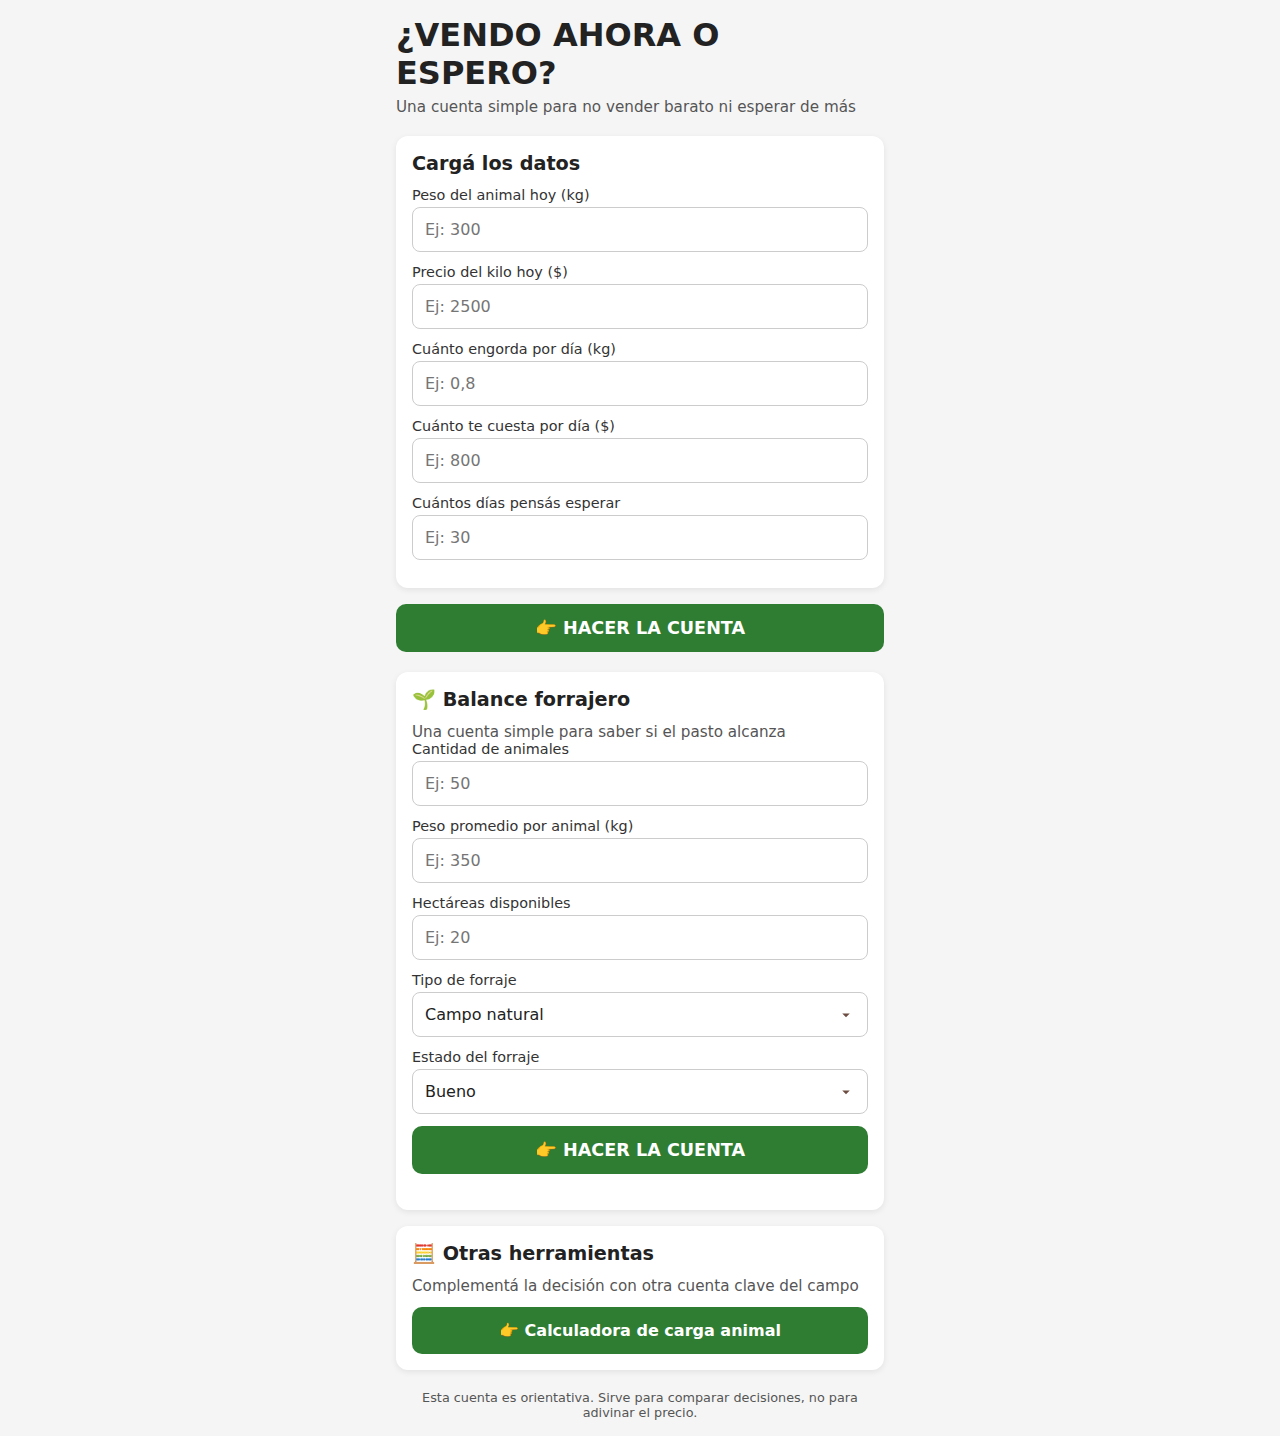
<file: index.html>
<!DOCTYPE html>
<html lang="es">

<head>
    <meta charset="UTF-8" />
    <meta name="viewport" content="width=device-width, initial-scale=1.0" />
    <title>¿Vendo ahora o espero?</title>
    <link rel="stylesheet" href="styles.css" />
</head>

<body>

    <main class="container">

        <!-- HEADER -->
        <header class="header">
            <h1>¿VENDO AHORA O ESPERO?</h1>
            <p class="subtitle">
                Una cuenta simple para no vender barato ni esperar de más
            </p>
        </header>

        <!-- TARJETA DATOS -->
        <section class="card">
            <h2>Cargá los datos</h2>

            <div class="field">
                <label>Peso del animal hoy (kg)</label>
                <input type="number" placeholder="Ej: 300">
            </div>

            <div class="field">
                <label>Precio del kilo hoy ($)</label>
                <input type="number" placeholder="Ej: 2500">
            </div>

            <div class="field">
                <label>Cuánto engorda por día (kg)</label>
                <input type="number" step="0.01" placeholder="Ej: 0,8">
            </div>

            <div class="field">
                <label>Cuánto te cuesta por día ($)</label>
                <input type="number" placeholder="Ej: 800">
            </div>

            <div class="field">
                <label>Cuántos días pensás esperar</label>
                <input type="number" placeholder="Ej: 30">
            </div>
        </section>

        <!-- BOTÓN -->
        <button class="btn-primary">
            👉 HACER LA CUENTA
        </button>

        <!-- RESULTADOS (placeholder visual) -->
        <section class="card hidden">
            <h2>Resultado</h2>

            <p class="result-main">
                Si vendés hoy:<br>
                <span>$XXX.XXX</span>
            </p>
        </section>

        <!-- ESCENARIOS (placeholder visual) -->
        <section class="card hidden">
            <h2>¿Qué pasa si esperás?</h2>

            <div class="scenario bad">
                <h3>Precio baja un poco (–5%)</h3>
                <p>Plata si esperás: $XXX</p>
                <strong>Mejor vender ahora</strong>
            </div>

            <div class="scenario neutral">
                <h3>Precio igual</h3>
                <p>Plata si esperás: $XXX</p>
                <strong>Conviene esperar</strong>
            </div>

            <div class="scenario good">
                <h3>Precio sube un poco (+5%)</h3>
                <p>Plata si esperás: $XXX</p>
                <strong>Conviene esperar</strong>
            </div>
        </section>

        <!-- BALANCE FORRAJERO -->
        <section class="card">
            <h2>🌱 Balance forrajero</h2>
            <p class="subtitle">
                Una cuenta simple para saber si el pasto alcanza
            </p>

            <div class="field">
                <label>Cantidad de animales</label>
                <input type="number" id="bf_animales" placeholder="Ej: 50">
            </div>

            <div class="field">
                <label>Peso promedio por animal (kg)</label>
                <input type="number" id="bf_peso" placeholder="Ej: 350">
            </div>

            <div class="field">
                <label>Hectáreas disponibles</label>
                <input type="number" id="bf_hectareas" placeholder="Ej: 20">
            </div>

            <div class="field">
                <label>Tipo de forraje</label>
                <select id="bf_forraje">
                    <option value="campo_natural">Campo natural</option>
                    <option value="pastura_implantada">Pastura implantada</option>
                    <option value="verdeo">Verdeo</option>
                </select>
            </div>

            <div class="field">
                <label>Estado del forraje</label>
                <select id="bf_estado">
                    <option value="bueno">Bueno</option>
                    <option value="regular">Regular</option>
                    <option value="malo">Malo</option>
                </select>
            </div>

            <button class="btn-primary" id="bf_button">
                👉 HACER LA CUENTA
            </button>

            <div id="bf_resultado" class="hidden"></div>
            <p id="bf_info" class="bf-info hidden">
                Este cálculo utiliza valores promedio de consumo animal y producción de pasto
                usados en planificación forrajera en Argentina. Es una herramienta orientativa
                para comparar decisiones, no un análisis técnico detallado.
            </p>

        </section>

        <section class="card">
            <h2>🧮 Otras herramientas</h2>

            <p class="subtitle">
                Complementá la decisión con otra cuenta clave del campo
            </p>

            <a href="carga.html" class="tool-link">
                👉 Calculadora de carga animal
            </a>
        </section>




        <!-- FOOTER -->
        <footer class="footer">
            <p>
                Esta cuenta es orientativa. Sirve para comparar decisiones, no para adivinar el precio.
            </p>
        </footer>

    </main>
    <script src="script.js"></script>
</body>

</html>
</file>
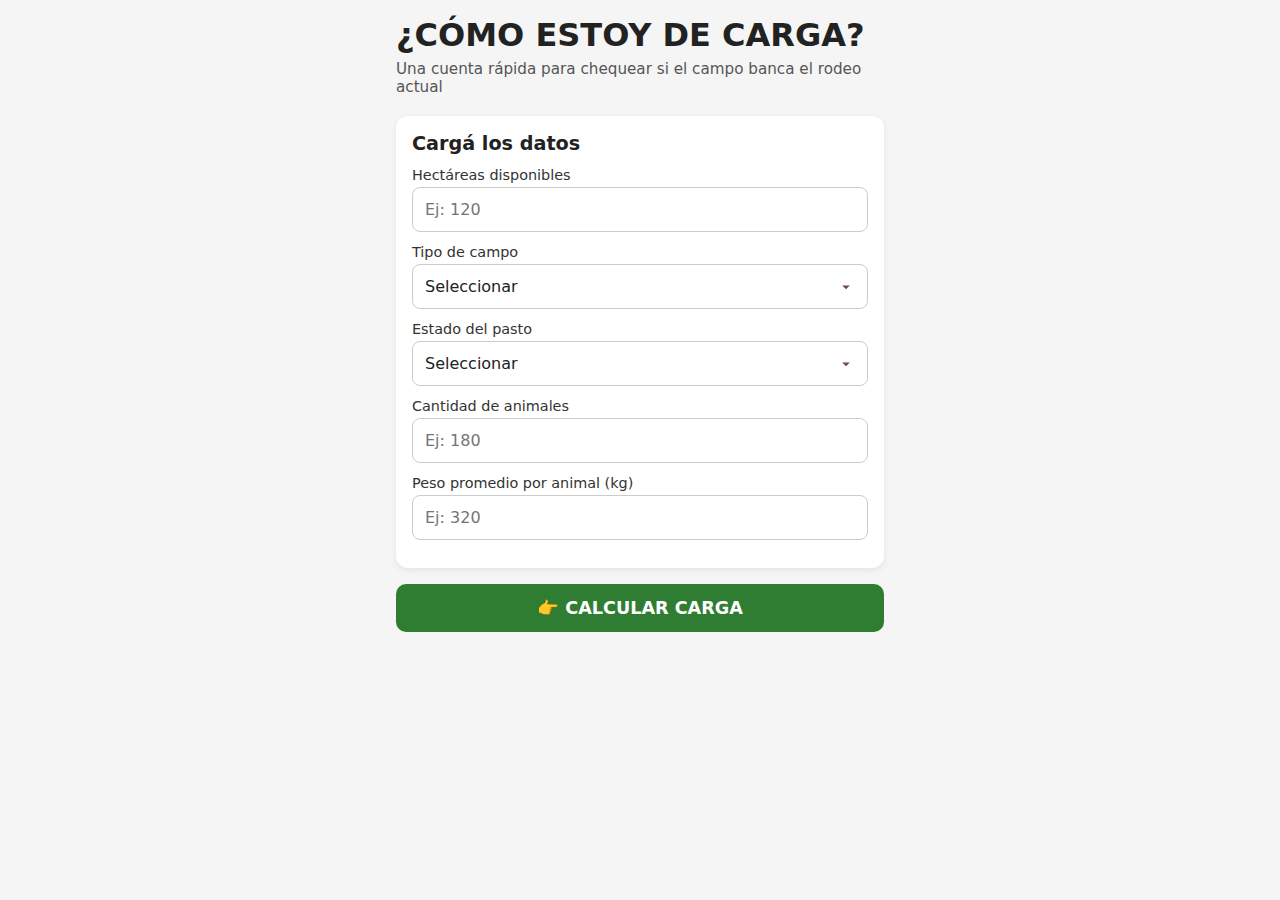
<file: carga.html>
<!DOCTYPE html>
<html lang="es">

<head>
    <meta charset="UTF-8" />
    <meta name="viewport" content="width=device-width, initial-scale=1.0" />
    <title>Carga animal</title>
    <link rel="stylesheet" href="styles.css" />
</head>

<body>

    <main class="container">

        <!-- HEADER -->
        <header class="header">
            <h1>¿CÓMO ESTOY DE CARGA?</h1>
            <p class="subtitle">
                Una cuenta rápida para chequear si el campo banca el rodeo actual
            </p>
        </header>

        <!-- INPUTS -->
        <section class="card">
            <h2>Cargá los datos</h2>

            <div class="field">
                <label>Hectáreas disponibles</label>
                <input type="number" id="hectareas" placeholder="Ej: 120">
            </div>

            <div class="field">
                <label>Tipo de campo</label>
                <select id="tipoCampo">
                    <option value="">Seleccionar</option>
                    <option value="natural">Campo natural</option>
                    <option value="pastura">Pastura implantada</option>
                    <option value="verdeo">Verdeo</option>
                </select>
            </div>

            <div class="field">
                <label>Estado del pasto</label>
                <select id="estadoPasto">
                    <option value="">Seleccionar</option>
                    <option value="bueno">Bueno</option>
                    <option value="regular">Regular</option>
                    <option value="malo">Malo</option>
                </select>
            </div>

            <div class="field">
                <label>Cantidad de animales</label>
                <input type="number" id="animales" placeholder="Ej: 180">
            </div>

            <div class="field">
                <label>Peso promedio por animal (kg)</label>
                <input type="number" id="peso" placeholder="Ej: 320">
            </div>
        </section>

        <!-- BOTÓN -->
        <button class="btn-primary">
            👉 CALCULAR CARGA
        </button>

        <!-- RESULTADOS -->
        <section class="card hidden" id="resultado">
            <h2>Resultado</h2>

            <p class="result-main">
                Tu carga actual:<br>
                <span id="cargaActual">X,XX EV/ha</span>
            </p>

            <p id="cargaReferencia"></p>

            <div id="decision" class="scenario"></div>

            <p class="footer">
                1 EV ≈ animal de 400 kg. Valores orientativos según tipo y estado del pasto.
            </p>
        </section>

    </main>

    <script src="carga.js"></script>
</body>

</html>
</file>
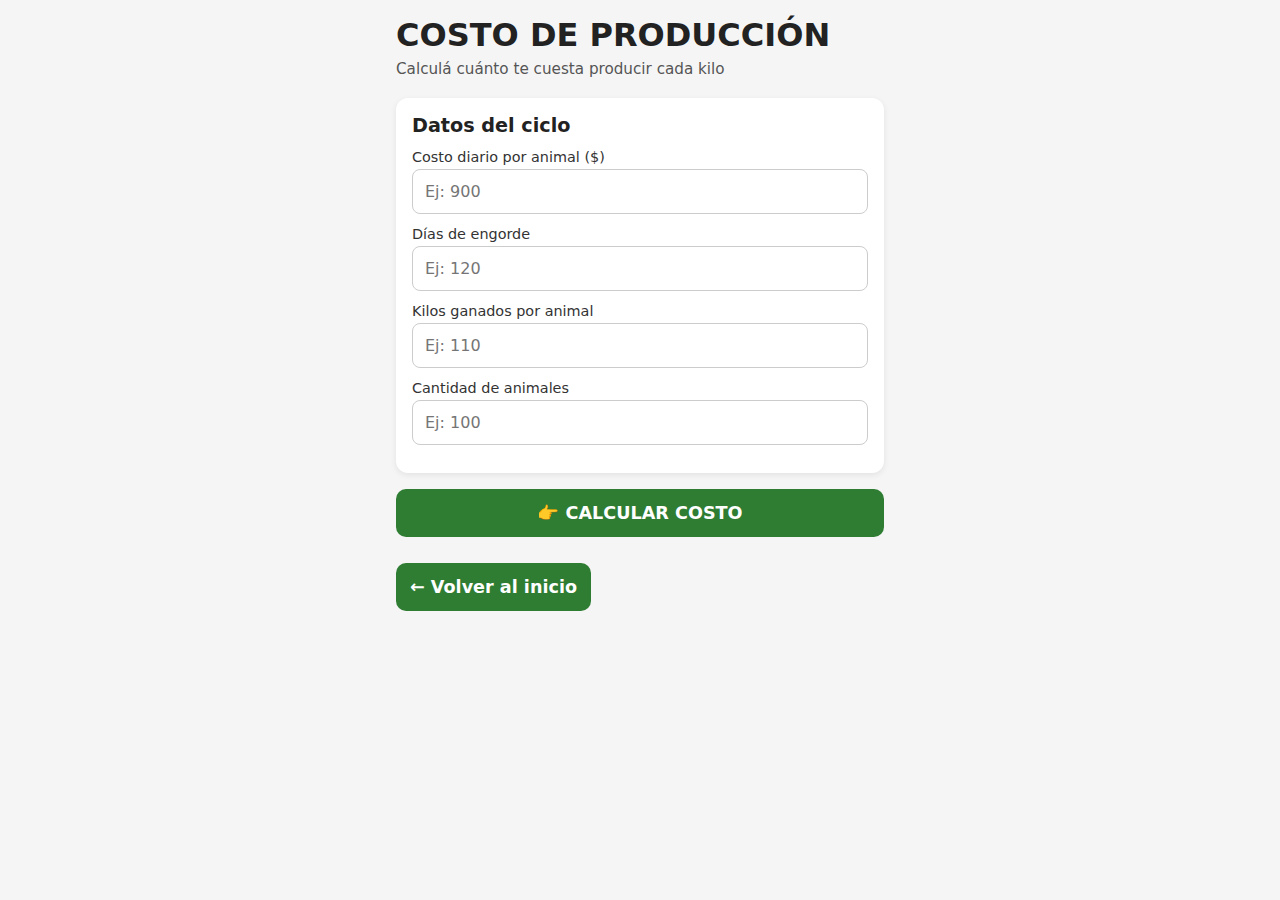
<file: costo.html>
<!DOCTYPE html>
<html lang="es">

<head>
    <meta charset="UTF-8">
    <meta name="viewport" content="width=device-width, initial-scale=1.0">
    <title>Costo de Producción</title>
    <link rel="stylesheet" href="styles.css">
</head>

<body>

    <main class="container">

        <header class="header">
            <h1>COSTO DE PRODUCCIÓN</h1>
            <p class="subtitle">
                Calculá cuánto te cuesta producir cada kilo
            </p>
        </header>

        <section class="card">
            <h2>Datos del ciclo</h2>

            <div class="field">
                <label>Costo diario por animal ($)</label>
                <input type="number" id="costoDiario" placeholder="Ej: 900">
            </div>

            <div class="field">
                <label>Días de engorde</label>
                <input type="number" id="dias" placeholder="Ej: 120">
            </div>

            <div class="field">
                <label>Kilos ganados por animal</label>
                <input type="number" id="kgGanados" placeholder="Ej: 110">
            </div>

            <div class="field">
                <label>Cantidad de animales</label>
                <input type="number" id="cantidad" placeholder="Ej: 100">
            </div>

        </section>

        <button class="btn-primary">
            👉 CALCULAR COSTO
        </button>

        <section class="card hidden" id="resultado">

            <h2>Resultado</h2>

            <p class="result-main">
                Costo por kilo producido:<br>
                <span id="costoKg"></span>
            </p>

            <p id="detalle"></p>

            <div id="decision" class="scenario"></div>

        </section>

    </main>

    <script src="costo.js"></script>
    <script src="ui.js"></script>
</body>

</html>
</file>
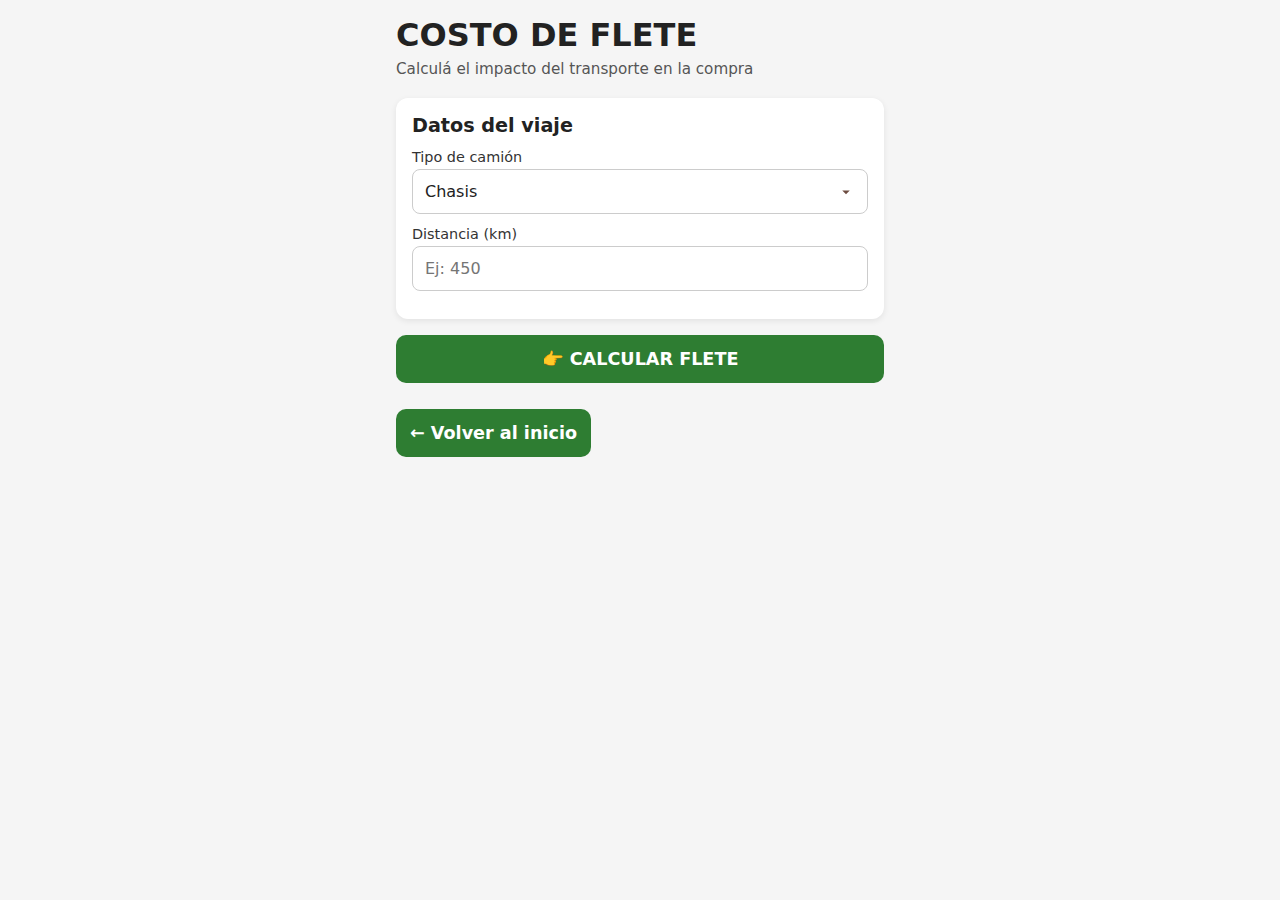
<file: logistica.html>
<!DOCTYPE html>
<html lang="es">

<head>
    <meta charset="UTF-8">
    <meta name="viewport" content="width=device-width, initial-scale=1.0">
    <title>Costo de Flete</title>
    <link rel="stylesheet" href="styles.css">
</head>

<body>

    <main class="container">

        <header class="header">
            <h1>COSTO DE FLETE</h1>
            <p class="subtitle">
                Calculá el impacto del transporte en la compra
            </p>
        </header>

        <section class="card">

            <h2>Datos del viaje</h2>

            <div class="field">
                <label>Tipo de camión</label>
                <select id="camion">
                    <option value="chasis">Chasis</option>
                    <option value="simple">Jaula Simple</option>
                    <option value="doble">Jaula Doble</option>
                </select>
            </div>

            <div class="field">
                <label>Distancia (km)</label>
                <input type="number" id="km" placeholder="Ej: 450">
            </div>

        </section>

        <button class="btn-primary">
            👉 CALCULAR FLETE
        </button>

        <section class="card hidden" id="resultado">

            <h2>Resultado</h2>

            <p class="result-main">
                Costo por animal:<br>
                <span id="costoAnimal"></span>
            </p>

            <p id="detalle"></p>

        </section>

    </main>

    <script src="logistica.js"></script>
    <script src="ui.js"></script>
</body>

</html>
</file>
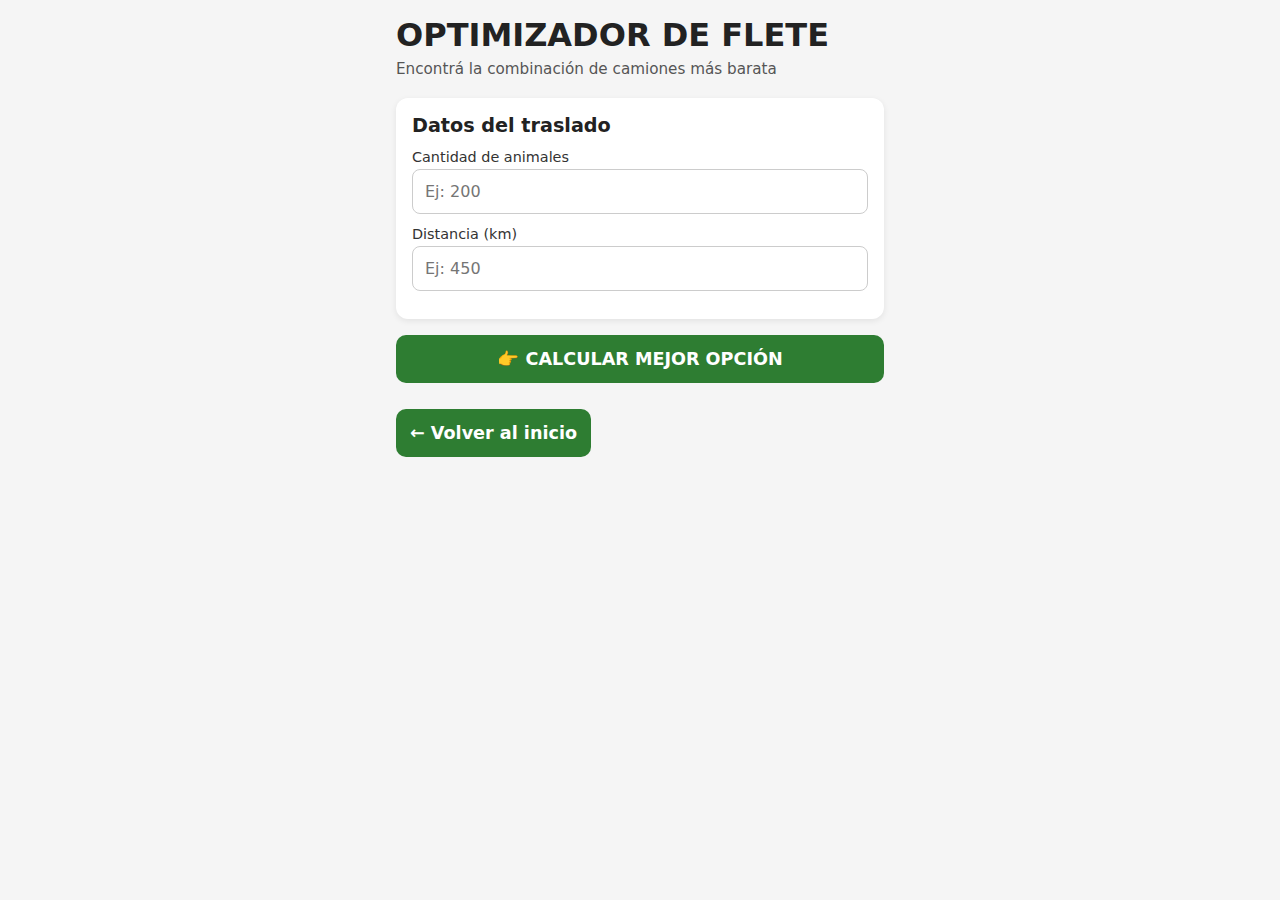
<file: opti-flete.html>
<!DOCTYPE html>
<html lang="es">

<head>
    <meta charset="UTF-8">
    <meta name="viewport" content="width=device-width, initial-scale=1.0">
    <title>Optimizador de Flete</title>
    <link rel="stylesheet" href="styles.css">
</head>

<body>

    <main class="container">

        <header class="header">
            <h1>OPTIMIZADOR DE FLETE</h1>
            <p class="subtitle">
                Encontrá la combinación de camiones más barata
            </p>
        </header>

        <section class="card">

            <h2>Datos del traslado</h2>

            <div class="field">
                <label>Cantidad de animales</label>
                <input type="number" id="animales" placeholder="Ej: 200">
            </div>

            <div class="field">
                <label>Distancia (km)</label>
                <input type="number" id="km" placeholder="Ej: 450">
            </div>

        </section>

        <button class="btn-primary">
            👉 CALCULAR MEJOR OPCIÓN
        </button>

        <section class="card hidden" id="resultado">

            <h2>Mejor combinación</h2>

            <p id="camiones"></p>

            <p class="result-main">
                Costo por animal:<br>
                <span id="costoAnimal"></span>
            </p>

            <p id="detalle"></p>

        </section>

    </main>

    <script src="opti-flete.js"></script>
    <script src="ui.js"></script>
</body>

</html>
</file>
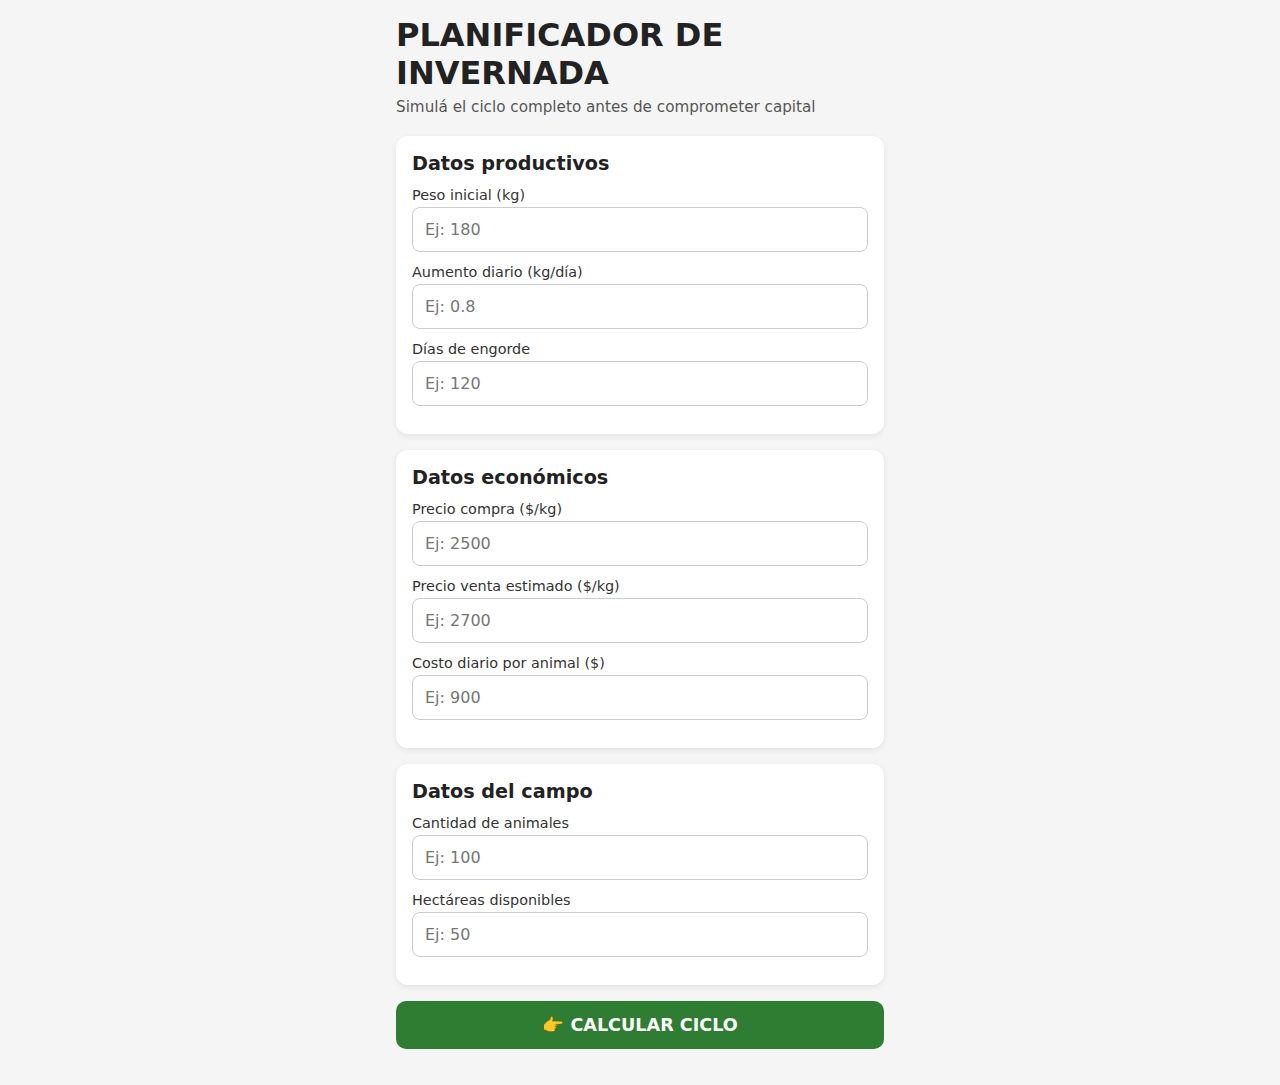
<file: productivo.html>
<!DOCTYPE html>
<html lang="es">

<head>
    <meta charset="UTF-8" />
    <meta name="viewport" content="width=device-width, initial-scale=1.0" />
    <title>Planificador de Invernada</title>
    <link rel="stylesheet" href="styles.css" />
</head>

<body>

    <main class="container">

        <header class="header">
            <h1>PLANIFICADOR DE INVERNADA</h1>
            <p class="subtitle">
                Simulá el ciclo completo antes de comprometer capital
            </p>
        </header>

        <section class="card">
            <h2>Datos productivos</h2>

            <div class="field">
                <label>Peso inicial (kg)</label>
                <input type="number" id="pesoInicial" placeholder="Ej: 180">
            </div>

            <div class="field">
                <label>Aumento diario (kg/día)</label>
                <input type="number" step="0.01" id="amd" placeholder="Ej: 0.8">
            </div>

            <div class="field">
                <label>Días de engorde</label>
                <input type="number" id="dias" placeholder="Ej: 120">
            </div>
        </section>

        <section class="card">
            <h2>Datos económicos</h2>

            <div class="field">
                <label>Precio compra ($/kg)</label>
                <input type="number" id="precioCompra" placeholder="Ej: 2500">
            </div>

            <div class="field">
                <label>Precio venta estimado ($/kg)</label>
                <input type="number" id="precioVenta" placeholder="Ej: 2700">
            </div>

            <div class="field">
                <label>Costo diario por animal ($)</label>
                <input type="number" id="costoDiario" placeholder="Ej: 900">
            </div>
        </section>

        <section class="card">
            <h2>Datos del campo</h2>

            <div class="field">
                <label>Cantidad de animales</label>
                <input type="number" id="cantidad" placeholder="Ej: 100">
            </div>

            <div class="field">
                <label>Hectáreas disponibles</label>
                <input type="number" id="hectareas" placeholder="Ej: 50">
            </div>
        </section>

        <button class="btn-primary">
            👉 CALCULAR CICLO
        </button>

        <section class="card hidden" id="resultado">
            <h2>Resultado</h2>

            <p class="result-main">
                Peso final estimado:<br>
                <span id="pesoFinal"></span>
            </p>

            <p id="resumenEconomico"></p>

            <div id="decision" class="scenario"></div>
        </section>

        <section class="card hidden" id="escenarios">
            <h2>Escenarios de precio</h2>
        </section>

    </main>

    <script src="productivo.js"></script>
</body>

</html>
</file>
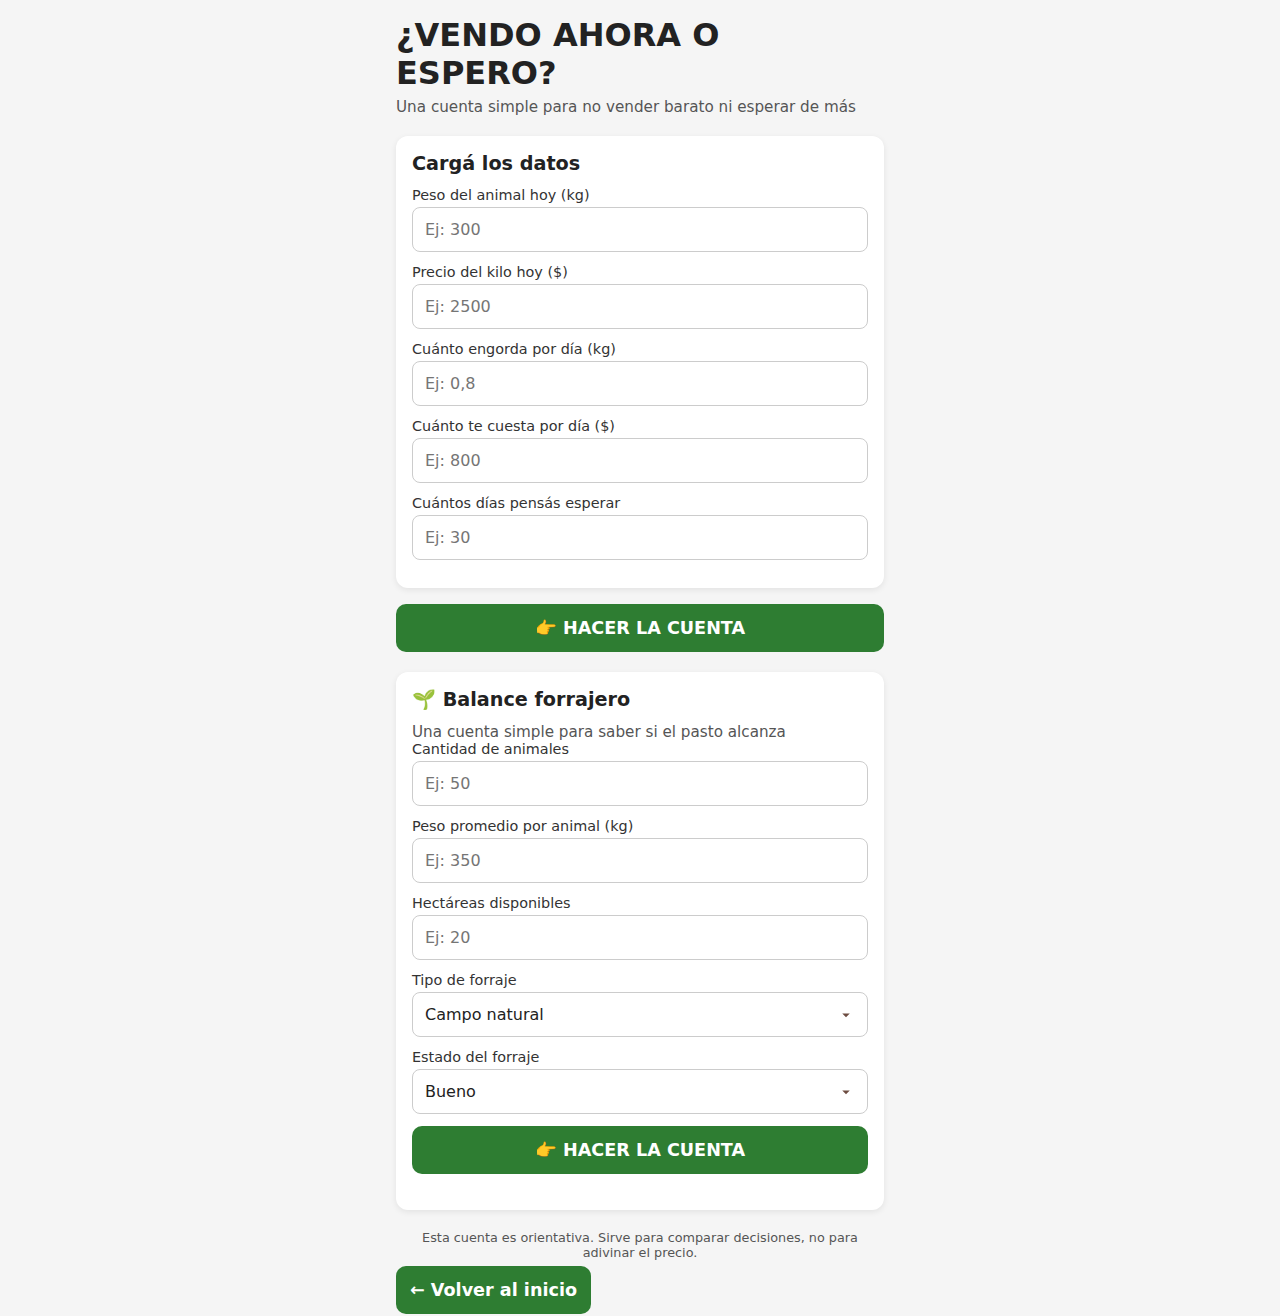
<file: vender.html>
<!DOCTYPE html>
<html lang="es">

<head>
    <meta charset="UTF-8" />
    <meta name="viewport" content="width=device-width, initial-scale=1.0" />
    <title>¿Vendo ahora o espero?</title>
    <link rel="stylesheet" href="styles.css" />
</head>

<body>

    <main class="container">

        <!-- HEADER -->
        <header class="header">
            <h1>¿VENDO AHORA O ESPERO?</h1>
            <p class="subtitle">
                Una cuenta simple para no vender barato ni esperar de más
            </p>
        </header>

        <!-- TARJETA DATOS -->
        <section class="card">
            <h2>Cargá los datos</h2>

            <div class="field">
                <label>Peso del animal hoy (kg)</label>
                <input type="number" placeholder="Ej: 300">
            </div>

            <div class="field">
                <label>Precio del kilo hoy ($)</label>
                <input type="number" placeholder="Ej: 2500">
            </div>

            <div class="field">
                <label>Cuánto engorda por día (kg)</label>
                <input type="number" step="0.01" placeholder="Ej: 0,8">
            </div>

            <div class="field">
                <label>Cuánto te cuesta por día ($)</label>
                <input type="number" placeholder="Ej: 800">
            </div>

            <div class="field">
                <label>Cuántos días pensás esperar</label>
                <input type="number" placeholder="Ej: 30">
            </div>
        </section>

        <!-- BOTÓN -->
        <button class="btn-primary">
            👉 HACER LA CUENTA
        </button>

        <!-- RESULTADOS (placeholder visual) -->
        <section class="card hidden">
            <h2>Resultado</h2>

            <p class="result-main">
                Si vendés hoy:<br>
                <span>$XXX.XXX</span>
            </p>
        </section>

        <!-- ESCENARIOS (placeholder visual) -->
        <section class="card hidden">
            <h2>¿Qué pasa si esperás?</h2>

            <div class="scenario bad">
                <h3>Precio baja un poco (–5%)</h3>
                <p>Plata si esperás: $XXX</p>
                <strong>Mejor vender ahora</strong>
            </div>

            <div class="scenario neutral">
                <h3>Precio igual</h3>
                <p>Plata si esperás: $XXX</p>
                <strong>Conviene esperar</strong>
            </div>

            <div class="scenario good">
                <h3>Precio sube un poco (+5%)</h3>
                <p>Plata si esperás: $XXX</p>
                <strong>Conviene esperar</strong>
            </div>
        </section>

        <!-- BALANCE FORRAJERO -->
        <section class="card">
            <h2>🌱 Balance forrajero</h2>
            <p class="subtitle">
                Una cuenta simple para saber si el pasto alcanza
            </p>

            <div class="field">
                <label>Cantidad de animales</label>
                <input type="number" id="bf_animales" placeholder="Ej: 50">
            </div>

            <div class="field">
                <label>Peso promedio por animal (kg)</label>
                <input type="number" id="bf_peso" placeholder="Ej: 350">
            </div>

            <div class="field">
                <label>Hectáreas disponibles</label>
                <input type="number" id="bf_hectareas" placeholder="Ej: 20">
            </div>

            <div class="field">
                <label>Tipo de forraje</label>
                <select id="bf_forraje">
                    <option value="campo_natural">Campo natural</option>
                    <option value="pastura_implantada">Pastura implantada</option>
                    <option value="verdeo">Verdeo</option>
                </select>
            </div>

            <div class="field">
                <label>Estado del forraje</label>
                <select id="bf_estado">
                    <option value="bueno">Bueno</option>
                    <option value="regular">Regular</option>
                    <option value="malo">Malo</option>
                </select>
            </div>

            <button class="btn-primary" id="bf_button">
                👉 HACER LA CUENTA
            </button>

            <div id="bf_resultado" class="hidden"></div>
            <p id="bf_info" class="bf-info hidden">
                Este cálculo utiliza valores promedio de consumo animal y producción de pasto
                usados en planificación forrajera en Argentina. Es una herramienta orientativa
                para comparar decisiones, no un análisis técnico detallado.
            </p>

        </section>


        <!-- FOOTER -->
        <footer class="footer">
            <p>
                Esta cuenta es orientativa. Sirve para comparar decisiones, no para adivinar el precio.
            </p>
        </footer>

    </main>
    <script src="vender.js"></script>
    <script src="ui.js"></script>
</body>

</html>
</file>
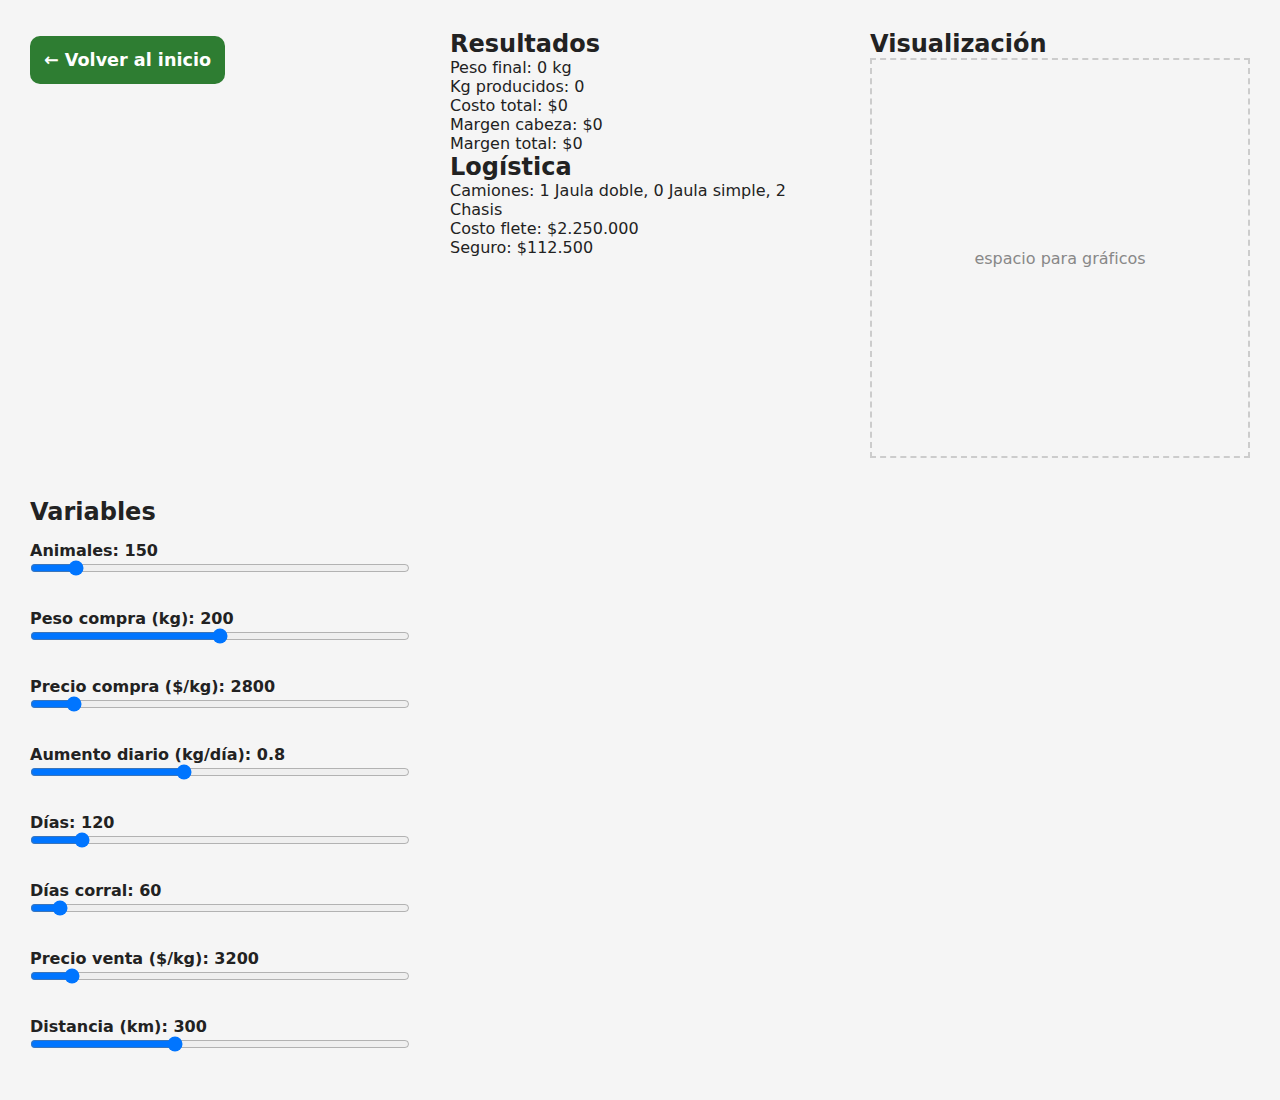
<file: productivo/simulador.html>
<!DOCTYPE html>
<html lang="es">

<head>

    <meta charset="UTF-8">
    <title>Simulador de Invernada</title>
    <meta name="viewport" content="width=device-width, initial-scale=1.0">

    <link rel="stylesheet" href="../styles.css">
    <link rel="stylesheet" href="simulador.css">

</head>

<body>
    <main class="simulador-layout">

        <!-- IZQUIERDA -->
        <section class="resultados">

            <h2>Resultados</h2>

            <p>Peso final: <span id="pesoFinal">0</span> kg</p>
            <p>Kg producidos: <span id="kgProducidos">0</span></p>
            <p>Costo total: $<span id="costoTotal">0</span></p>
            <p>Margen cabeza: $<span id="margenCabeza">0</span></p>
            <p>Margen total: $<span id="margenTotal">0</span></p>

            <h2>Logística</h2>

            <p>Camiones: <span id="camiones"></span></p>
            <p>Costo flete: $<span id="costoFlete"></span></p>
            <p>Seguro: $<span id="seguroFlete"></span></p>

        </section>


        <!-- CENTRO -->
        <section class="graficos">

            <h2>Visualización</h2>
            <div class="placeholder-grafico">
                espacio para gráficos
            </div>

        </section>


        <!-- DERECHA -->
        <section class="variables">

            <h2>Variables</h2>

            <!-- TODOS TUS SLIDERS VAN AQUÍ -->

            <label>
                Animales: <span id="animalesValor">150</span>
            </label>
            <input type="range" id="animales" min="50" max="1000" value="150">

            <label>
                Peso compra (kg): <span id="pesoCompraValor">200</span>
            </label>
            <input type="range" id="pesoCompra" min="160" max="240" value="200">

            <label>
                Precio compra ($/kg): <span id="precioCompraValor">2800</span>
            </label>
            <input type="range" id="precioCompra" min="2000" max="10000" value="2800">

            <label>
                Aumento diario (kg/día): <span id="adpvValor">0.8</span>
            </label>
            <input type="range" id="adpv" min="0.4" max="1.4" step="0.1" value="0.8">

            <label>
                Días: <span id="recriaValor">120</span>
            </label>
            <input type="range" id="recria" min="0" max="1000" value="120">

            <label>
                Días corral: <span id="corralValor">60</span>
            </label>
            <input type="range" id="corral" min="0" max="1000" value="60">

            <label>
                Precio venta ($/kg): <span id="precioVentaValor">3200</span>
            </label>
            <input type="range" id="precioVenta" min="2500" max="10000" value="3200">

            <label>
                Distancia (km): <span id="distanciaValor">300</span>
            </label>
            <input type="range" id="distancia" min="0" max="800" value="300">

        </section>

    </main>
    <script src="simulador.js"></script>
    <script src="/ui.js"></script>

</body>

</html>
</file>
<file: productivo/simulador.css>
.simulador-layout {

    display: grid;
    grid-template-columns: 1fr 1fr 1fr;
    gap: 40px;

    padding: 30px;

}

/* columnas */

.resultados {

    order: 1;

}

.graficos {

    order: 2;

}

.variables {

    order: 3;

}


/* sliders */

input[type="range"] {

    width: 100%;
    margin-bottom: 18px;

}

label {

    display: block;
    margin-top: 15px;
    font-weight: bold;

}


/* placeholder grafico */

.placeholder-grafico {

    height: 400px;
    border: 2px dashed #ccc;

    display: flex;
    align-items: center;
    justify-content: center;

    color: #888;

}

@media (max-width: 900px) {

    .simulador-layout {

        grid-template-columns: 1fr;
        gap: 10px;

    }

    /* orden celular */

    .variables {
        order: 1;
    }

    .resultados {
        order: 2;
    }

    .graficos {
        order: 3;
        display: none;
    }

}
</file>
<file: styles.css>
/* RESET */
* {
    box-sizing: border-box;
    margin: 0;
    padding: 0;
    font-family: system-ui, -apple-system, BlinkMacSystemFont, "Segoe UI", sans-serif;
}

/* COLORES CAMPO */
:root {
    --verde: #2E7D32;
    --rojo: #C62828;
    --marron: #6D4C41;
    --gris-fondo: #F5F5F5;
    --gris-texto: #555;
    --blanco: #FFFFFF;
}

/* BASE */
body {
    background-color: var(--gris-fondo);
    color: #222;
}

.container {
    max-width: 520px;
    margin: 0 auto;
    padding: 16px;
}

/* HEADER */
.header {
    margin-bottom: 20px;
}

.header h1 {
    font-size: 1.8rem;
    font-weight: 800;
    margin-bottom: 6px;
}

.subtitle {
    color: var(--gris-texto);
    font-size: 0.95rem;
}

/* CARDS */
.card {
    background-color: var(--blanco);
    border-radius: 12px;
    padding: 16px;
    margin-bottom: 16px;
    box-shadow: 0 2px 6px rgba(0, 0, 0, 0.08);
}

.card h2 {
    margin-bottom: 12px;
    font-size: 1.2rem;
}

/* CAMPOS */
.field {
    margin-bottom: 12px;
}

.field label {
    display: block;
    font-size: 0.9rem;
    margin-bottom: 4px;
    color: #333;
}

.field input {
    width: 100%;
    padding: 12px;
    font-size: 1rem;
    border-radius: 8px;
    border: 1px solid #ccc;
}

/* BOTÓN */
.btn-primary {
    width: 100%;
    padding: 14px;
    font-size: 1.1rem;
    font-weight: 700;
    background-color: var(--verde);
    color: white;
    border: none;
    border-radius: 10px;
    cursor: pointer;
    margin-bottom: 20px;
}

.btn-primary:active {
    transform: scale(0.98);
}

/* RESULTADOS */
.result-main {
    font-size: 1rem;
}

.result-main span {
    display: block;
    font-size: 1.6rem;
    font-weight: 800;
    margin-top: 6px;
}

/* ESCENARIOS */
.scenario {
    padding: 12px;
    border-radius: 10px;
    margin-bottom: 10px;
}

.scenario h3 {
    font-size: 1rem;
    margin-bottom: 4px;
}

.scenario p {
    font-size: 0.9rem;
    margin-bottom: 4px;
}

.scenario strong {
    font-size: 0.95rem;
}

/* COLORES ESCENARIOS */
.scenario.good {
    background-color: #E8F5E9;
    color: var(--verde);
}

.scenario.neutral {
    background-color: #FFFDE7;
    color: #8D6E63;
}

.scenario.bad {
    background-color: #FDECEA;
    color: var(--rojo);
}

/* FOOTER */
.footer {
    margin-top: 20px;
    text-align: center;
    font-size: 0.8rem;
    color: var(--gris-texto);
}

/* UTIL */
.hidden {
    display: none;
}

/* RESPONSIVE (pantallas grandes) */
@media (min-width: 768px) {
    .header h1 {
        font-size: 2rem;
    }
}

/* RESULTADO BALANCE FORRAJERO */
#bf_resultado {
    margin-top: 16px;
    padding: 14px;
    border-radius: 10px;
    font-size: 0.95rem;
}

#bf_resultado.ok {
    background-color: #E8F5E9;
    color: var(--verde);
}

#bf_resultado.warn {
    background-color: #FFFDE7;
    color: #8D6E63;
}

#bf_resultado.danger {
    background-color: #FDECEA;
    color: var(--rojo);
}

/* INFO BALANCE FORRAJERO */
.bf-info {
    margin-top: 10px;
    font-size: 0.75rem;
    color: var(--gris-texto);
    line-height: 1.4;
}

.field select {
    width: 100%;
    padding: 12px;
    font-size: 1rem;
    border-radius: 8px;
    border: 1px solid #ccc;
    background-color: white;
    color: #222;
    appearance: none;
    -webkit-appearance: none;
    -moz-appearance: none;
}


.field {
    position: relative;
}

.field select {
    background-image: url("data:image/svg+xml;utf8,<svg fill='%236D4C41' height='20' viewBox='0 0 24 24' width='20' xmlns='http://www.w3.org/2000/svg'><path d='M7 10l5 5 5-5z'/></svg>");
    background-repeat: no-repeat;
    background-position: right 12px center;
    background-size: 18px;
}

.field input:focus,
.field select:focus {
    outline: none;
    border-color: #2E7D32;
}

.link-calculadora {
    display: inline-block;
    padding: 10px 14px;
    background-color: var(--blanco);
    color: var(--verde);
    font-weight: 700;
    text-decoration: none;
    /* 🔴 saca el subrayado */
    border-radius: 10px;
    border: 2px solid var(--verde);
    font-size: 0.95rem;
}

.link-calculadora:active {
    transform: scale(0.97);
}

.tool-link {
    display: block;
    margin-top: 12px;
    padding: 14px;
    text-align: center;
    background-color: var(--verde);
    color: white;
    font-size: 1rem;
    font-weight: 700;
    text-decoration: none;
    /* sin subrayado */
    border-radius: 10px;
}

.tool-link:active {
    transform: scale(0.98);
}
</file>
